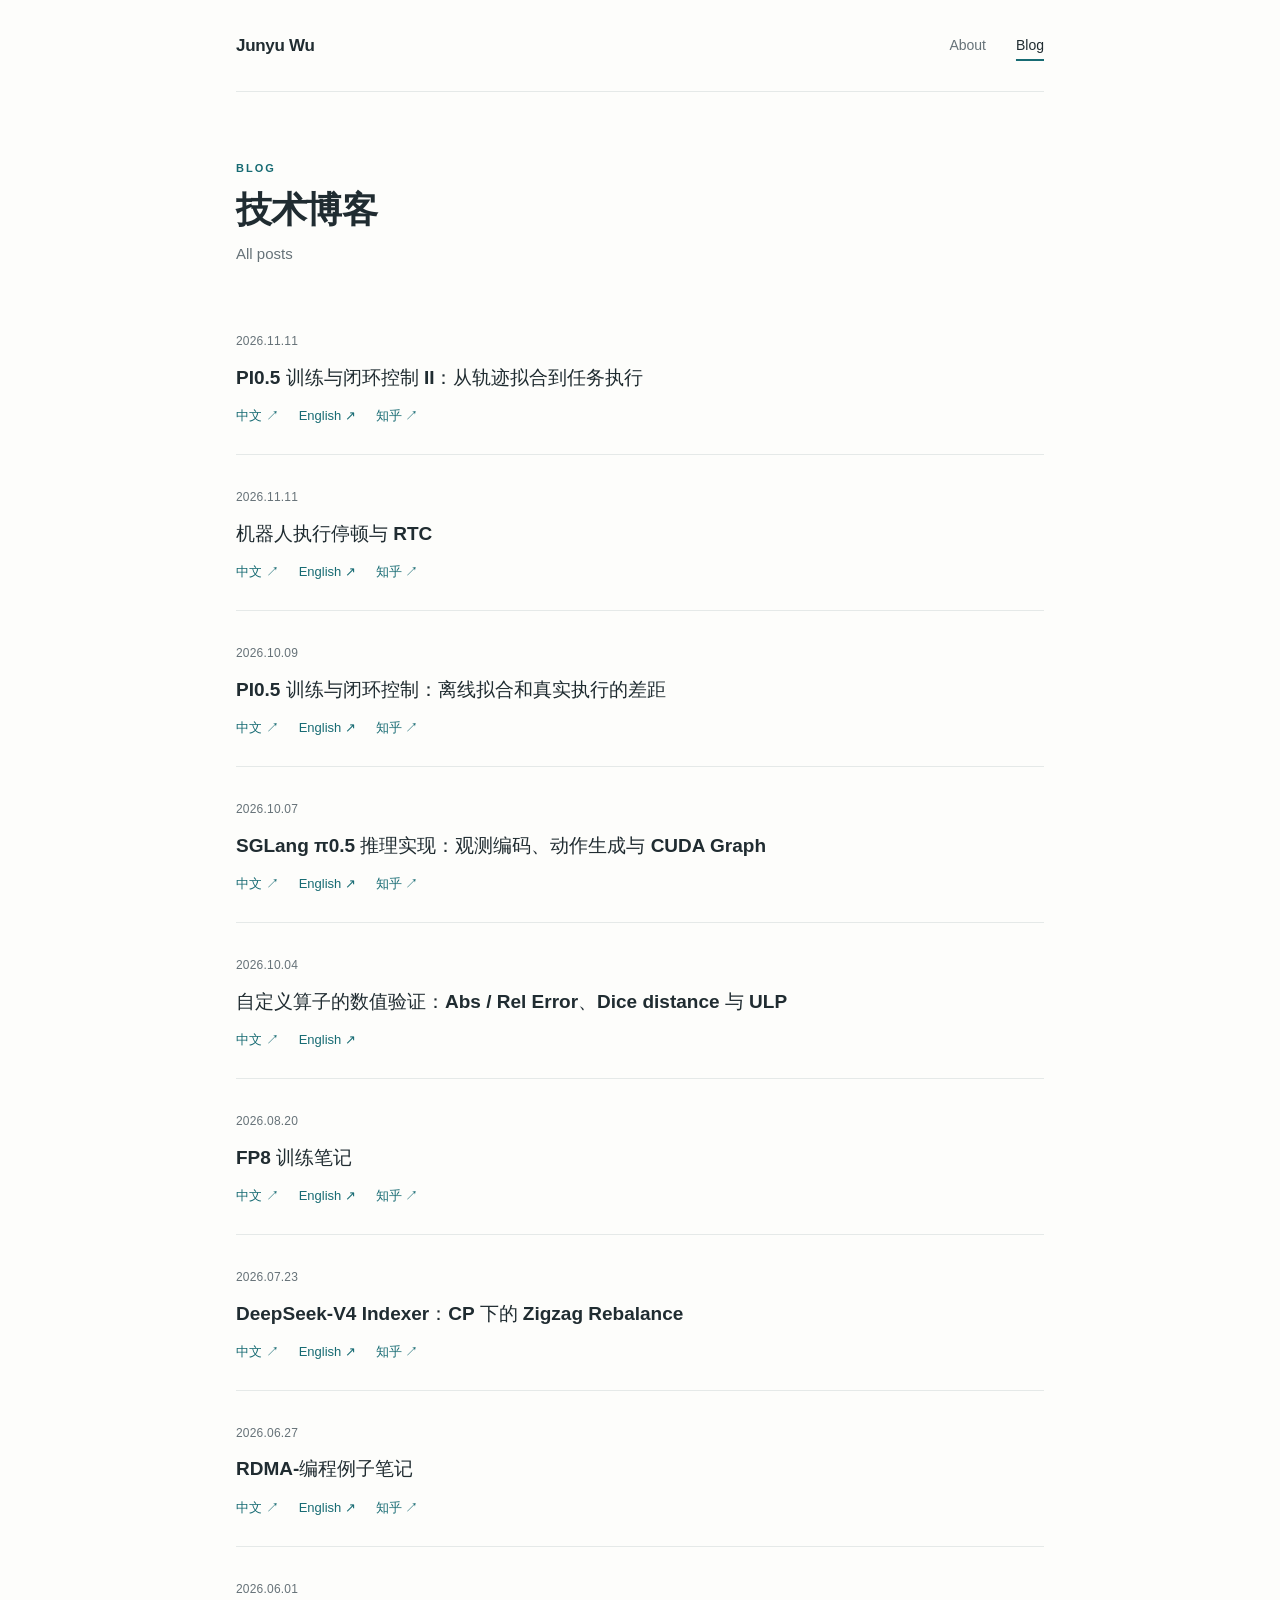
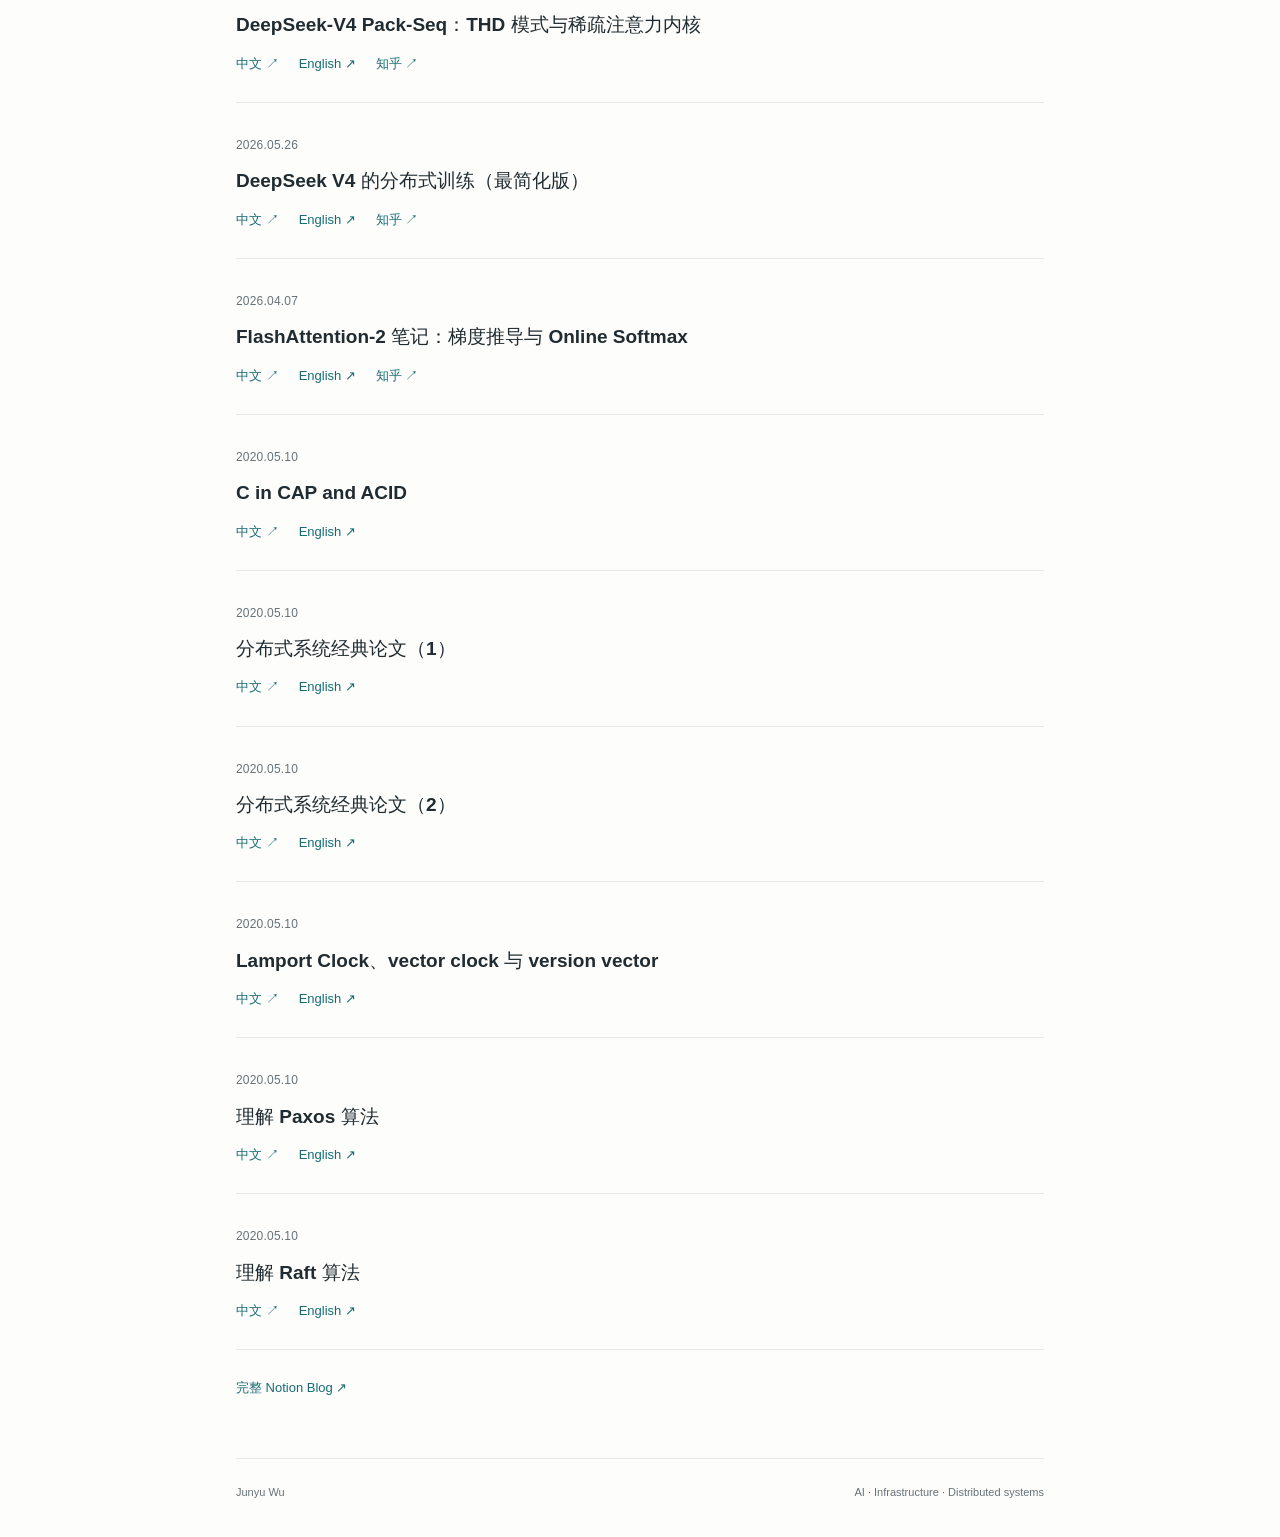
<file: index.html>
<!doctype html>
<html lang="zh-CN">
<head>
  <meta charset="utf-8">
  <meta name="viewport" content="width=device-width, initial-scale=1">
  <meta http-equiv="refresh" content="0; url=blog.html?v=20261105">
  <link rel="canonical" href="https://nrailg.github.io/blog.html">
  <title>Blog · Junyu Wu</title>
</head>
<body>
  <p>正在前往 <a href="blog.html?v=20261105">Blog</a>。</p>
</body>
</html>
</file>
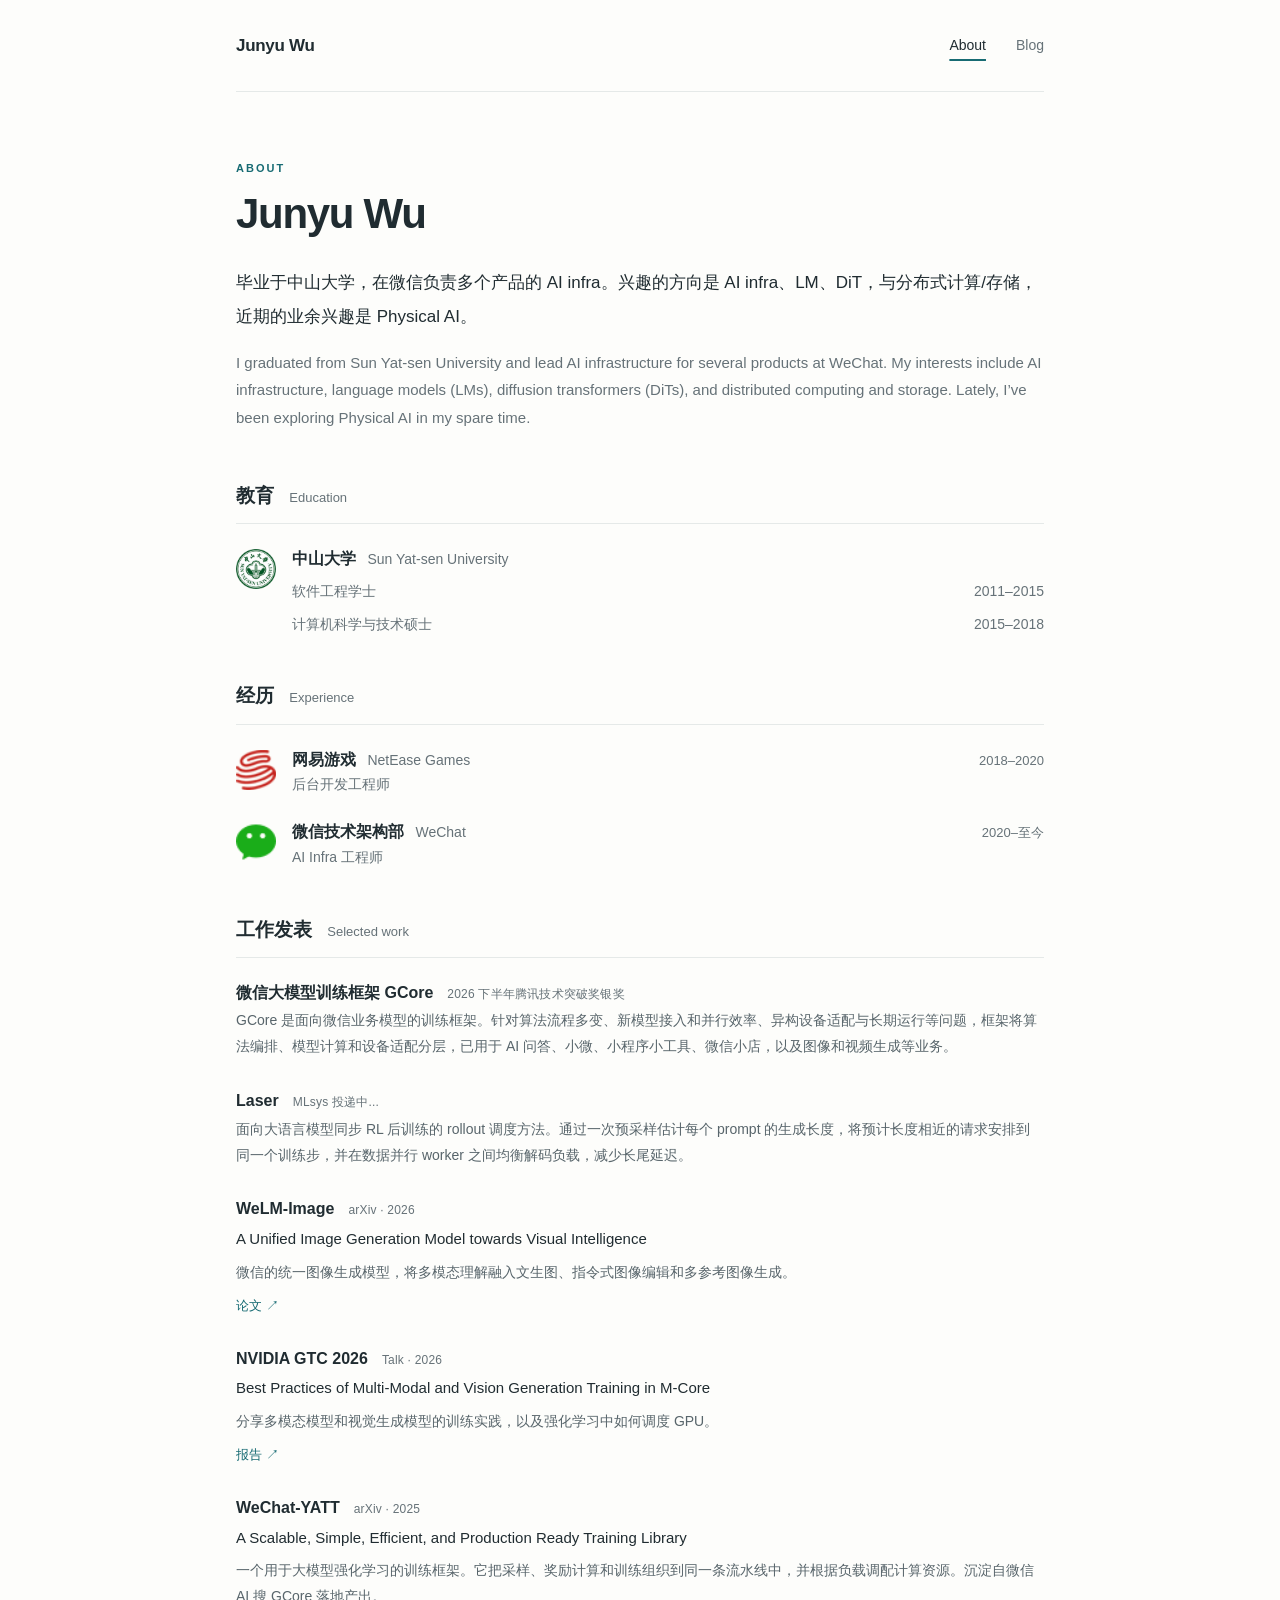
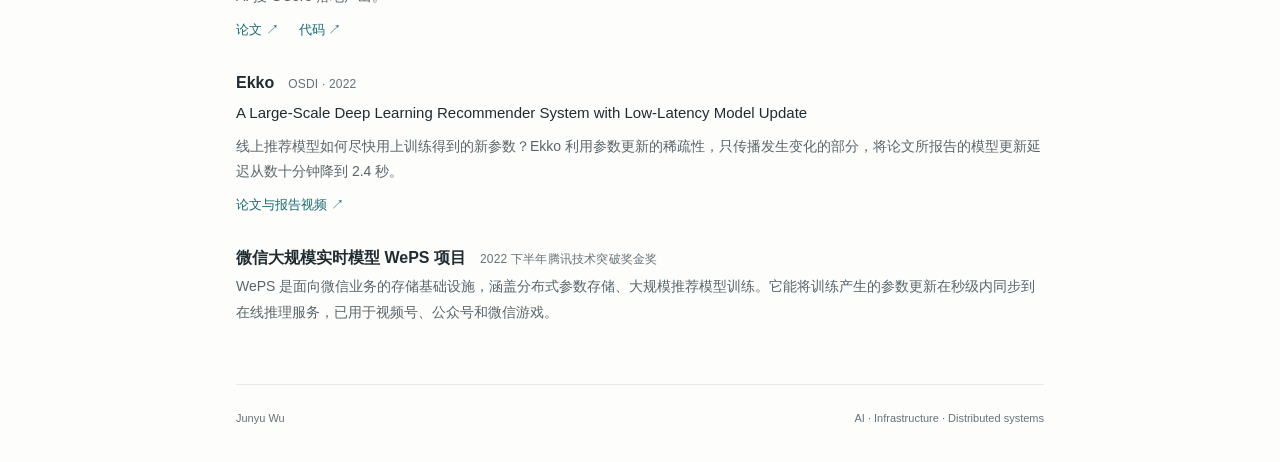
<file: about.html>
<!doctype html>
<html lang="zh-CN">
<head>
  <meta charset="utf-8">
  <meta name="viewport" content="width=device-width, initial-scale=1">
  <meta name="color-scheme" content="light">
  <meta name="description" content="Junyu Wu — AI、AI 基础设施与分布式计算 / AI infrastructure and distributed computing.">
  <title>About · Junyu Wu</title>
  <link rel="stylesheet" href="style.css">
</head>
<body>
  <a class="skip-link" href="#main">跳至正文</a>
  <div class="page">
    <header class="site-header">
      <a class="site-name" href="index.html">Junyu Wu</a>
      <nav aria-label="主导航">
        <a href="about.html" aria-current="page">About</a>
        <a href="blog.html">Blog</a>
      </nav>
    </header>
    <main id="main">
      <section class="intro" aria-labelledby="name">
        <p class="eyebrow">ABOUT</p>
        <h1 id="name">Junyu Wu</h1>
        <p class="lead">毕业于中山大学，在微信负责多个产品的 AI infra。兴趣的方向是 AI infra、LM、DiT，与分布式计算/存储，近期的业余兴趣是 Physical AI。</p>
        <p class="intro-en" lang="en">I graduated from Sun Yat-sen University and lead AI infrastructure for several products at WeChat. My interests include AI infrastructure, language models (LMs), diffusion transformers (DiTs), and distributed computing and storage. Lately, I’ve been exploring Physical AI in my spare time.</p>
      </section>
      <section class="section" aria-labelledby="education">
        <h2 id="education">教育 <span lang="en">Education</span></h2>
        <div class="org-row education-row">
          <img class="org-logo" src="assets/sysu.png" alt="中山大学校徽" width="40" height="40">
          <div class="org-content"><h3>中山大学 <span lang="en">Sun Yat-sen University</span></h3>
            <div class="degree"><p>软件工程学士</p><p class="date">2011–2015</p></div>
            <div class="degree"><p>计算机科学与技术硕士</p><p class="date">2015–2018</p></div>
          </div>
        </div>
      </section>
      <section class="section" aria-labelledby="experience">
        <h2 id="experience">经历 <span lang="en">Experience</span></h2>
        <div class="org-row">
          <img class="org-logo" src="assets/netease.png" alt="网易游戏标志" width="40" height="40">
          <div class="org-content"><h3>网易游戏 <span lang="en">NetEase Games</span></h3><p>后台开发工程师</p></div>
          <p class="date">2018–2020</p>
        </div>
        <div class="org-row">
          <img class="org-logo" src="assets/wechat.png" alt="微信标志" width="40" height="40">
          <div class="org-content"><h3>微信技术架构部 <span lang="en">WeChat</span></h3><p>AI Infra 工程师</p></div>
          <p class="date">2020–至今</p>
        </div>
      </section>
      <section class="section publications" aria-labelledby="publications">
        <h2 id="publications">工作发表 <span lang="en">Selected work</span></h2>
        <article class="publication">
          <div class="entry-heading"><h3>微信大模型训练框架 GCore</h3><span class="meta">2026 下半年腾讯技术突破奖银奖</span></div>
          <p>GCore 是面向微信业务模型的训练框架。针对算法流程多变、新模型接入和并行效率、异构设备适配与长期运行等问题，框架将算法编排、模型计算和设备适配分层，已用于 AI 问答、小微、小程序小工具、微信小店，以及图像和视频生成等业务。</p>
        </article>
        <article class="publication">
          <div class="entry-heading"><h3>Laser</h3><span class="meta">MLsys 投递中...</span></div>
          <p>面向大语言模型同步 RL 后训练的 rollout 调度方法。通过一次预采样估计每个 prompt 的生成长度，将预计长度相近的请求安排到同一个训练步，并在数据并行 worker 之间均衡解码负载，减少长尾延迟。</p>
        </article>
        <article class="publication">
          <div class="entry-heading"><h3>WeLM-Image</h3><span class="meta">arXiv · 2026</span></div>
          <p class="paper-title" lang="en">A Unified Image Generation Model towards Visual Intelligence</p>
          <p>微信的统一图像生成模型，将多模态理解融入文生图、指令式图像编辑和多参考图像生成。</p>
          <p class="entry-links"><a href="https://arxiv.org/abs/2611.07392">论文 ↗</a></p>
        </article>
        <article class="publication">
          <div class="entry-heading"><h3>NVIDIA GTC 2026</h3><span class="meta">Talk · 2026</span></div>
          <p class="paper-title" lang="en">Best Practices of Multi-Modal and Vision Generation Training in M-Core</p>
          <p>分享多模态模型和视觉生成模型的训练实践，以及强化学习中如何调度 GPU。</p>
          <p class="entry-links"><a href="https://www.nvidia.com/en-us/on-demand/session/gtc26-s81515/">报告 ↗</a></p>
        </article>
        <article class="publication">
          <div class="entry-heading"><h3>WeChat-YATT</h3><span class="meta">arXiv · 2025</span></div>
          <p class="paper-title" lang="en">A Scalable, Simple, Efficient, and Production Ready Training Library</p>
          <p>一个用于大模型强化学习的训练框架。它把采样、奖励计算和训练组织到同一条流水线中，并根据负载调配计算资源。沉淀自微信 AI 搜 GCore 落地产出。</p>
          <p class="entry-links"><a href="https://arxiv.org/abs/2508.07970">论文 ↗</a><a href="https://github.com/Tencent/Wechat-YATT">代码 ↗</a></p>
        </article>
        <article class="publication">
          <div class="entry-heading"><h3>Ekko</h3><span class="meta">OSDI · 2022</span></div>
          <p class="paper-title" lang="en">A Large-Scale Deep Learning Recommender System with Low-Latency Model Update</p>
          <p>线上推荐模型如何尽快用上训练得到的新参数？Ekko 利用参数更新的稀疏性，只传播发生变化的部分，将论文所报告的模型更新延迟从数十分钟降到 2.4 秒。</p>
          <p class="entry-links"><a href="https://www.usenix.org/conference/osdi22/presentation/sima">论文与报告视频 ↗</a></p>
        </article>
        <article class="publication">
          <div class="entry-heading"><h3>微信大规模实时模型 WePS 项目</h3><span class="meta">2022 下半年腾讯技术突破奖金奖</span></div>
          <p>WePS 是面向微信业务的存储基础设施，涵盖分布式参数存储、大规模推荐模型训练。它能将训练产生的参数更新在秒级内同步到在线推理服务，已用于视频号、公众号和微信游戏。</p>
        </article>
      </section>
    </main>
    <footer class="site-footer"><span>Junyu Wu</span><span>AI · Infrastructure · Distributed systems</span></footer>
  </div>
</body>
</html>
</file>
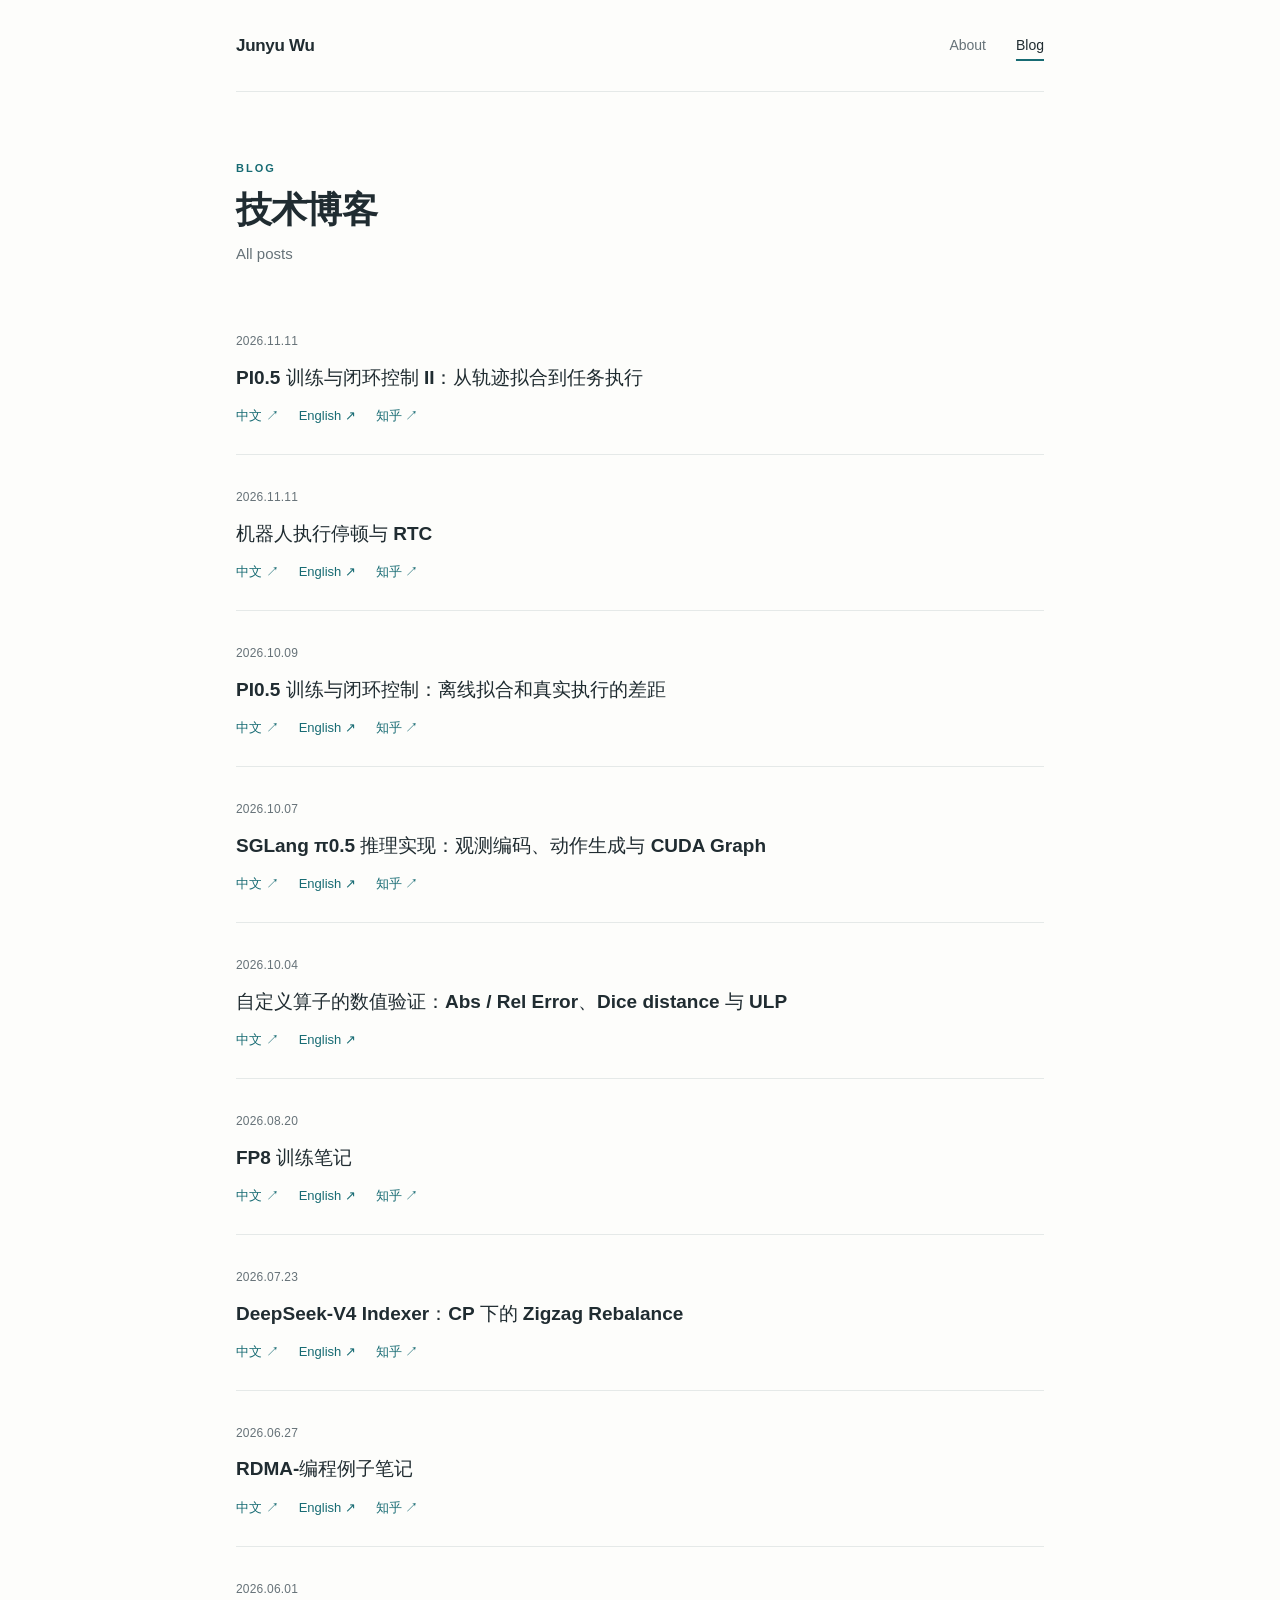
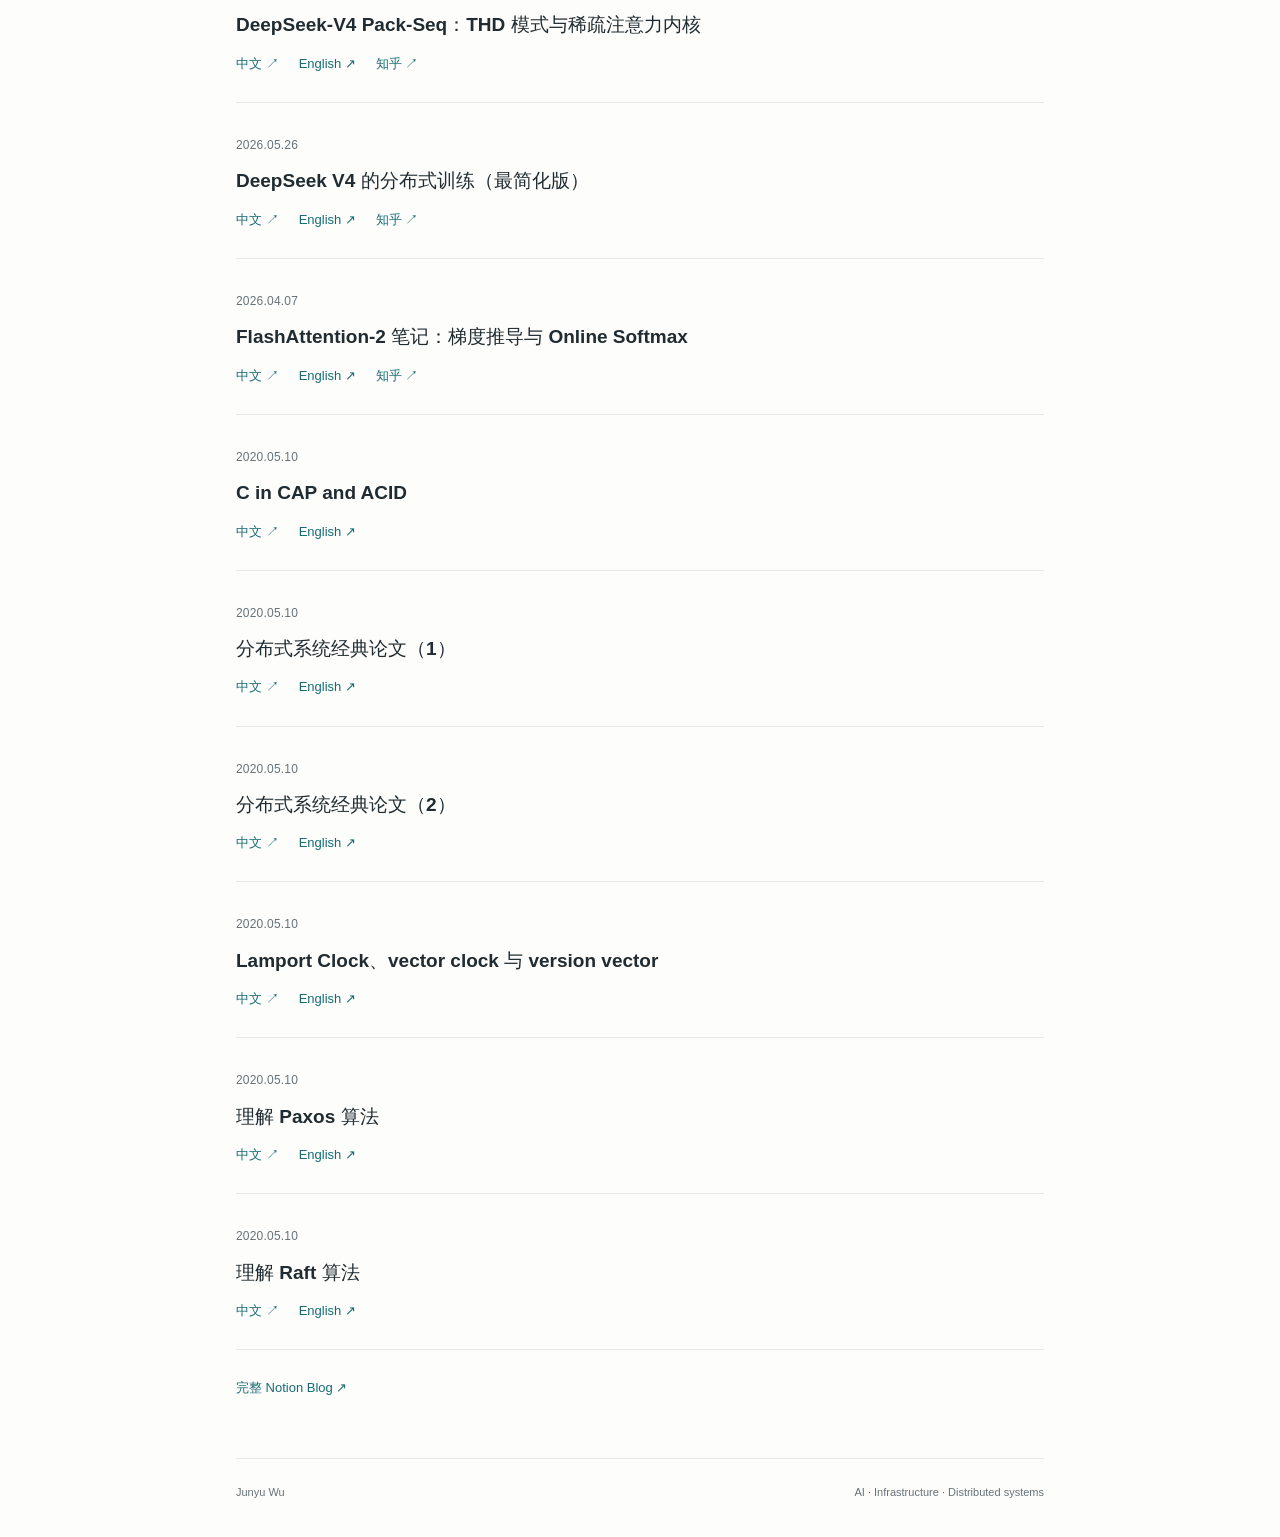
<file: blog.html>
<!doctype html>
<html lang="zh-CN">
<head>
  <meta charset="utf-8">
  <meta name="viewport" content="width=device-width, initial-scale=1">
  <meta name="color-scheme" content="light">
  <meta name="description" content="Junyu Wu — AI、AI 基础设施与分布式计算 / AI infrastructure and distributed computing.">
  <title>Blog · Junyu Wu</title>
  <link rel="stylesheet" href="style.css">
</head>
<body>
  <a class="skip-link" href="#main">跳至正文</a>
  <div class="page">
    <header class="site-header">
      <a class="site-name" href="index.html">Junyu Wu</a>
      <nav aria-label="主导航">
        <a href="about.html">About</a>
        <a href="blog.html" aria-current="page">Blog</a>
      </nav>
    </header>
    <main id="main">
      <section class="intro blog-intro" aria-labelledby="blog-title">
        <p class="eyebrow">BLOG</p>
        <h1 id="blog-title">技术博客</h1>
        <p class="intro-en" lang="en">All posts</p>
      </section>
      <div class="writing-list">
        <article class="writing">
          <time class="meta" datetime="2026-11-11">2026.11.11</time>
          <h2><a href="https://political-tapir-e51.notion.site/PI0-5-II-415e2f458d48813ea83ce21777b8cef3">PI0.5 训练与闭环控制 II：从轨迹拟合到任务执行</a></h2>
          <p class="entry-links"><a href="https://political-tapir-e51.notion.site/PI0-5-II-415e2f458d48813ea83ce21777b8cef3" lang="zh-CN">中文 ↗</a><a href="https://political-tapir-e51.notion.site/PI0-5-Training-and-Closed-Loop-Control-II-From-Trajectory-Fitting-to-Task-Execution-415e2f458d48819e9646cebc5b83403e" lang="en">English ↗</a><a href="https://zhuanlan.zhihu.com/p/2103969134308607964">知乎 ↗</a></p>
        </article>
        <article class="writing">
          <time class="meta" datetime="2026-11-11">2026.11.11</time>
          <h2><a href="https://political-tapir-e51.notion.site/RTC-415e2f458d4881498df3fe91bf993ff8">机器人执行停顿与 RTC</a></h2>
          <p class="entry-links"><a href="https://political-tapir-e51.notion.site/RTC-415e2f458d4881498df3fe91bf993ff8" lang="zh-CN">中文 ↗</a><a href="https://political-tapir-e51.notion.site/RTC-415e2f458d4881c2b5e2e95a5f7da3b7" lang="en">English ↗</a><a href="https://zhuanlan.zhihu.com/p/2103931127421462409">知乎 ↗</a></p>
        </article>
        <article class="writing">
          <time class="meta" datetime="2026-10-09">2026.10.09</time>
          <h2><a href="https://political-tapir-e51.notion.site/40ce2f458d48811bbc89cd3a20ac7e59">PI0.5 训练与闭环控制：离线拟合和真实执行的差距</a></h2>
          <p class="entry-links"><a href="https://political-tapir-e51.notion.site/40ce2f458d48811bbc89cd3a20ac7e59" lang="zh-CN">中文 ↗</a><a href="https://political-tapir-e51.notion.site/40ce2f458d48811bb215e48ec7a4c922" lang="en">English ↗</a><a href="https://zhuanlan.zhihu.com/p/2092254109885785768">知乎 ↗</a></p>
        </article>
        <article class="writing">
          <time class="meta" datetime="2026-10-07">2026.10.07</time>
          <h2><a href="https://political-tapir-e51.notion.site/40ce2f458d4881048692f2e00be81340">SGLang π0.5 推理实现：观测编码、动作生成与 CUDA Graph</a></h2>
          <p class="entry-links"><a href="https://political-tapir-e51.notion.site/40ce2f458d4881048692f2e00be81340" lang="zh-CN">中文 ↗</a><a href="https://political-tapir-e51.notion.site/40ce2f458d4881febdf2c4f5f2b83971" lang="en">English ↗</a><a href="https://zhuanlan.zhihu.com/p/2100626602568766388">知乎 ↗</a></p>
        </article>
        <article class="writing">
          <time class="meta" datetime="2026-10-04">2026.10.04</time>
          <h2><a href="https://political-tapir-e51.notion.site/40de2f458d48813fbb4ee42c9151dfbe">自定义算子的数值验证：Abs / Rel Error、Dice distance 与 ULP</a></h2>
          <p class="entry-links"><a href="https://political-tapir-e51.notion.site/40de2f458d48813fbb4ee42c9151dfbe" lang="zh-CN">中文 ↗</a><a href="https://political-tapir-e51.notion.site/40de2f458d48819799a0c33a1f909f44" lang="en">English ↗</a></p>
        </article>
        <article class="writing">
          <time class="meta" datetime="2026-08-20">2026.08.20</time>
          <h2><a href="https://political-tapir-e51.notion.site/40ce2f458d48814b9166db55c77fc44e">FP8 训练笔记</a></h2>
          <p class="entry-links"><a href="https://political-tapir-e51.notion.site/40ce2f458d48814b9166db55c77fc44e" lang="zh-CN">中文 ↗</a><a href="https://political-tapir-e51.notion.site/40ce2f458d48810ab7c6d39a6c571aac" lang="en">English ↗</a><a href="https://zhuanlan.zhihu.com/p/2073852442345788800">知乎 ↗</a></p>
        </article>
        <article class="writing">
          <time class="meta" datetime="2026-07-23">2026.07.23</time>
          <h2><a href="https://political-tapir-e51.notion.site/40ce2f458d48814e8429c4a17ef8f229">DeepSeek-V4 Indexer：CP 下的 Zigzag Rebalance</a></h2>
          <p class="entry-links"><a href="https://political-tapir-e51.notion.site/40ce2f458d48814e8429c4a17ef8f229" lang="zh-CN">中文 ↗</a><a href="https://political-tapir-e51.notion.site/40ce2f458d4881969b0fd61ac36d76b1" lang="en">English ↗</a><a href="https://zhuanlan.zhihu.com/p/2063666720473101495">知乎 ↗</a></p>
        </article>
        <article class="writing">
          <time class="meta" datetime="2026-06-27">2026.06.27</time>
          <h2><a href="https://political-tapir-e51.notion.site/40ce2f458d488132bf2cefeb3babf244">RDMA-编程例子笔记</a></h2>
          <p class="entry-links"><a href="https://political-tapir-e51.notion.site/40ce2f458d488132bf2cefeb3babf244" lang="zh-CN">中文 ↗</a><a href="https://political-tapir-e51.notion.site/40ce2f458d4881aab87bdfe47aa56e6a" lang="en">English ↗</a><a href="https://zhuanlan.zhihu.com/p/2054257789111886964">知乎 ↗</a></p>
        </article>
        <article class="writing">
          <time class="meta" datetime="2026-06-01">2026.06.01</time>
          <h2><a href="https://political-tapir-e51.notion.site/40ce2f458d488143809ce0a1800d4e51">DeepSeek-V4 Pack-Seq：THD 模式与稀疏注意力内核</a></h2>
          <p class="entry-links"><a href="https://political-tapir-e51.notion.site/40ce2f458d488143809ce0a1800d4e51" lang="zh-CN">中文 ↗</a><a href="https://political-tapir-e51.notion.site/40ce2f458d4881149578e0432379d9bc" lang="en">English ↗</a><a href="https://zhuanlan.zhihu.com/p/2044599048364102620">知乎 ↗</a></p>
        </article>
        <article class="writing">
          <time class="meta" datetime="2026-05-26">2026.05.26</time>
          <h2><a href="https://political-tapir-e51.notion.site/40ce2f458d488158be8dce9a170a7b36">DeepSeek V4 的分布式训练（最简化版）</a></h2>
          <p class="entry-links"><a href="https://political-tapir-e51.notion.site/40ce2f458d488158be8dce9a170a7b36" lang="zh-CN">中文 ↗</a><a href="https://political-tapir-e51.notion.site/40ce2f458d4881df8fc9c7efec92ff27" lang="en">English ↗</a><a href="https://zhuanlan.zhihu.com/p/2042730796683982718">知乎 ↗</a></p>
        </article>
        <article class="writing">
          <time class="meta" datetime="2026-04-07">2026.04.07</time>
          <h2><a href="https://political-tapir-e51.notion.site/40ce2f458d4881e29b8fc28509fa5061">FlashAttention-2 笔记：梯度推导与 Online Softmax</a></h2>
          <p class="entry-links"><a href="https://political-tapir-e51.notion.site/40ce2f458d4881e29b8fc28509fa5061" lang="zh-CN">中文 ↗</a><a href="https://political-tapir-e51.notion.site/40ce2f458d4881f4bc8af34bae75ed30" lang="en">English ↗</a><a href="https://zhuanlan.zhihu.com/p/2038270835073537412">知乎 ↗</a></p>
        </article>
        <article class="writing">
          <time class="meta" datetime="2020-05-10">2020.05.10</time>
          <h2><a href="https://political-tapir-e51.notion.site/40de2f458d4881f0849bda8375e02a9d">C in CAP and ACID</a></h2>
          <p class="entry-links"><a href="https://political-tapir-e51.notion.site/40de2f458d4881f0849bda8375e02a9d" lang="zh-CN">中文 ↗</a><a href="https://political-tapir-e51.notion.site/40de2f458d48818ca94edea81de2d281" lang="en">English ↗</a></p>
        </article>
        <article class="writing">
          <time class="meta" datetime="2020-05-10">2020.05.10</time>
          <h2><a href="https://political-tapir-e51.notion.site/40de2f458d48817ca2c1c9bd9ba6b4eb">分布式系统经典论文（1）</a></h2>
          <p class="entry-links"><a href="https://political-tapir-e51.notion.site/40de2f458d48817ca2c1c9bd9ba6b4eb" lang="zh-CN">中文 ↗</a><a href="https://political-tapir-e51.notion.site/40de2f458d48815b92c6f2db611c8b33" lang="en">English ↗</a></p>
        </article>
        <article class="writing">
          <time class="meta" datetime="2020-05-10">2020.05.10</time>
          <h2><a href="https://political-tapir-e51.notion.site/40fe2f458d48814b8897e865d18086fb">分布式系统经典论文（2）</a></h2>
          <p class="entry-links"><a href="https://political-tapir-e51.notion.site/40fe2f458d48814b8897e865d18086fb" lang="zh-CN">中文 ↗</a><a href="https://political-tapir-e51.notion.site/40fe2f458d4881bc9005db65adfaa2bc" lang="en">English ↗</a></p>
        </article>
        <article class="writing">
          <time class="meta" datetime="2020-05-10">2020.05.10</time>
          <h2><a href="https://political-tapir-e51.notion.site/40de2f458d48811f884ae8a2cb5eb6f4">Lamport Clock、vector clock 与 version vector</a></h2>
          <p class="entry-links"><a href="https://political-tapir-e51.notion.site/40de2f458d48811f884ae8a2cb5eb6f4" lang="zh-CN">中文 ↗</a><a href="https://political-tapir-e51.notion.site/40de2f458d48815f9380d8f9e706347c" lang="en">English ↗</a></p>
        </article>
        <article class="writing">
          <time class="meta" datetime="2020-05-10">2020.05.10</time>
          <h2><a href="https://political-tapir-e51.notion.site/40de2f458d488152bec3eb8e607cbbf7">理解 Paxos 算法</a></h2>
          <p class="entry-links"><a href="https://political-tapir-e51.notion.site/40de2f458d488152bec3eb8e607cbbf7" lang="zh-CN">中文 ↗</a><a href="https://political-tapir-e51.notion.site/40de2f458d4881fba76eca8d8c330723" lang="en">English ↗</a></p>
        </article>
        <article class="writing">
          <time class="meta" datetime="2020-05-10">2020.05.10</time>
          <h2><a href="https://political-tapir-e51.notion.site/40de2f458d4881338038f80f692d1e90">理解 Raft 算法</a></h2>
          <p class="entry-links"><a href="https://political-tapir-e51.notion.site/40de2f458d4881338038f80f692d1e90" lang="zh-CN">中文 ↗</a><a href="https://political-tapir-e51.notion.site/40de2f458d488170b1fdf70c858cffea" lang="en">English ↗</a></p>
        </article>
      </div>
      <p class="blog-archive"><a href="https://political-tapir-e51.notion.site/40ce2f458d488173a05ff28001fc3c82">完整 Notion Blog ↗</a></p>
    </main>
    <footer class="site-footer"><span>Junyu Wu</span><span>AI · Infrastructure · Distributed systems</span></footer>
  </div>
</body>
</html>
</file>
<file: style.css>
* { box-sizing: border-box; }
:root { color-scheme: light; --ink: #202c31; --muted: #667278; --accent: #176b73; --rule: #e5e9e8; }
html { background: #fdfdfb; color: var(--ink); font-family: -apple-system, BlinkMacSystemFont, "Segoe UI", "Noto Sans SC", "PingFang SC", "Microsoft YaHei", sans-serif; font-size: 16px; -webkit-text-size-adjust: 100%; }
body { margin: 0; line-height: 1.85; }
a { color: var(--accent); text-decoration: none; text-underline-offset: 4px; }
a:hover { text-decoration: underline; }
a:focus-visible { outline: 2px solid var(--accent); outline-offset: 5px; border-radius: 2px; }
p, h1, h2, h3 { margin: 0; }
.page { max-width: 880px; margin: 0 auto; padding: 0 36px; }
.site-header { display: flex; align-items: center; justify-content: space-between; padding: 30px 0; border-bottom: 1px solid var(--rule); }
.site-name { color: var(--ink); font-size: 17px; font-weight: 650; letter-spacing: -.3px; }
nav { display: flex; gap: 30px; font-size: 14px; }
nav a { color: var(--muted); }
nav a[aria-current="page"] { color: var(--ink); text-decoration: underline; text-decoration-color: var(--accent); text-decoration-thickness: 2px; text-underline-offset: 9px; }
.intro { padding: 66px 0 46px; }
.eyebrow { color: var(--accent); font-size: 11px; font-weight: 650; letter-spacing: 2px; margin-bottom: 8px; }
h1 { font-size: 42px; line-height: 1.3; font-weight: 600; letter-spacing: -1.3px; margin-bottom: 25px; }
.lead { font-size: 17px; line-height: 1.95; }
.intro-en { color: var(--muted); font-size: 15px; line-height: 1.85; margin-top: 16px; }
.section { margin-bottom: 41px; }
.section > h2 { font-size: 19px; font-weight: 600; margin-bottom: 22px; padding-bottom: 10px; border-bottom: 1px solid var(--rule); }
.section > h2 span { color: var(--muted); font-size: 13px; font-weight: 400; margin-left: 10px; }
.org-row { display: flex; align-items: flex-start; gap: 16px; margin: 21px 0; }
.org-logo { object-fit: contain; flex: 0 0 40px; margin-top: 3px; }
.org-content { flex: 1; min-width: 0; }
h3 { font-size: 16px; font-weight: 600; line-height: 1.6; }
.org-content h3 span { color: var(--muted); font-weight: 400; font-size: 14px; margin-left: 7px; }
.org-content > p, .degree p { font-size: 14px; color: var(--muted); }
.date { white-space: nowrap; font-size: 13px; color: var(--muted); }
.org-row > .date { padding-top: 2px; }
.degree { display: flex; justify-content: space-between; gap: 20px; margin-top: 7px; }
.degree p span { display: block; font-size: 12px; }
.publication { margin-bottom: 28px; }
.entry-heading { display: flex; align-items: baseline; gap: 14px; margin-bottom: 3px; }
.meta { font-size: 12px; color: var(--muted); letter-spacing: .2px; }
.paper-title { font-size: 15px; margin-bottom: 7px; }
.publication > p:not(.paper-title):not(.entry-links), .writing > p:not(.entry-links) { font-size: 14px; color: #58656b; }
.entry-links { display: flex; gap: 20px; font-size: 13px; margin-top: 8px; }
.site-footer { display: flex; justify-content: space-between; gap: 15px; border-top: 1px solid var(--rule); color: var(--muted); font-size: 11px; padding: 23px 0 34px; margin-top: 58px; }
.blog-intro { padding-bottom: 32px; }
.blog-intro h1 { font-size: 36px; letter-spacing: -.8px; margin-bottom: 0; }
.blog-intro .intro-en { margin-top: 6px; }
.writing { padding: 26px 0; border-bottom: 1px solid var(--rule); }
.writing h2 { font-size: 19px; font-weight: 550; line-height: 1.7; margin: 7px 0 10px; }
.writing h2 a { color: var(--ink); }
.blog-archive { margin-top: 26px; font-size: 13px; }
.skip-link { position: absolute; left: 16px; top: -60px; padding: 6px 14px; background: white; z-index: 2; }
.skip-link:focus { top: 10px; }
@media (max-width: 600px) {
  .page { padding: 0 23px; }
  .site-header { padding: 23px 0; }
  nav { gap: 24px; }
  .intro { padding: 43px 0 34px; }
  h1 { font-size: 36px; }
  .lead { font-size: 16px; }
  .intro-en { font-size: 14px; }
  .org-row { gap: 12px; flex-wrap: wrap; }
  .org-logo { width: 34px; height: 34px; flex-basis: 34px; }
  .org-content h3 span { display: block; margin-left: 0; font-size: 12px; }
  .org-row > .date { flex-basis: 100%; margin: -12px 0 0 46px; }
  .degree { gap: 12px; }
  .degree p { font-size: 13px; }
  .degree p span { font-size: 11px; }
  .degree .date { font-size: 11px; }
  .entry-heading { gap: 10px; }
  .site-footer { flex-direction: column; gap: 1px; margin-top: 42px; }
  .writing h2 { font-size: 18px; }
}
</file>
